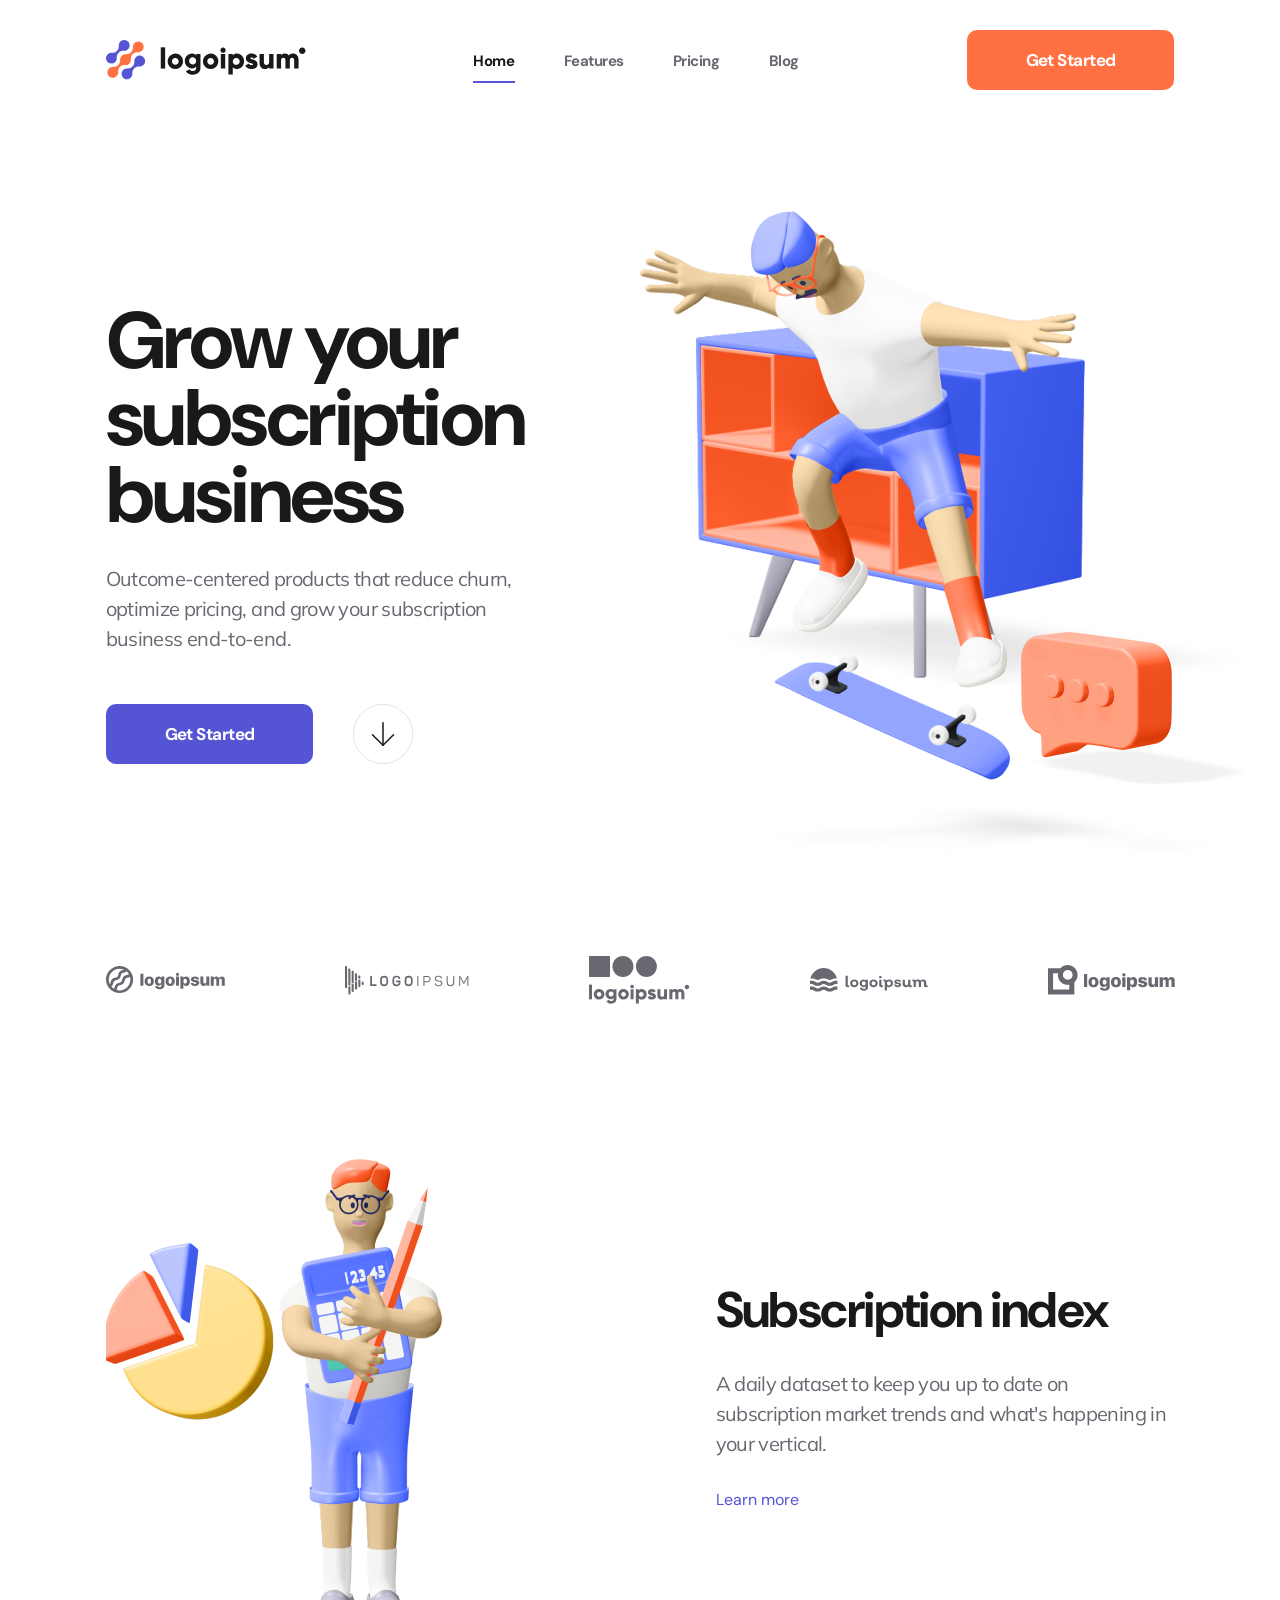
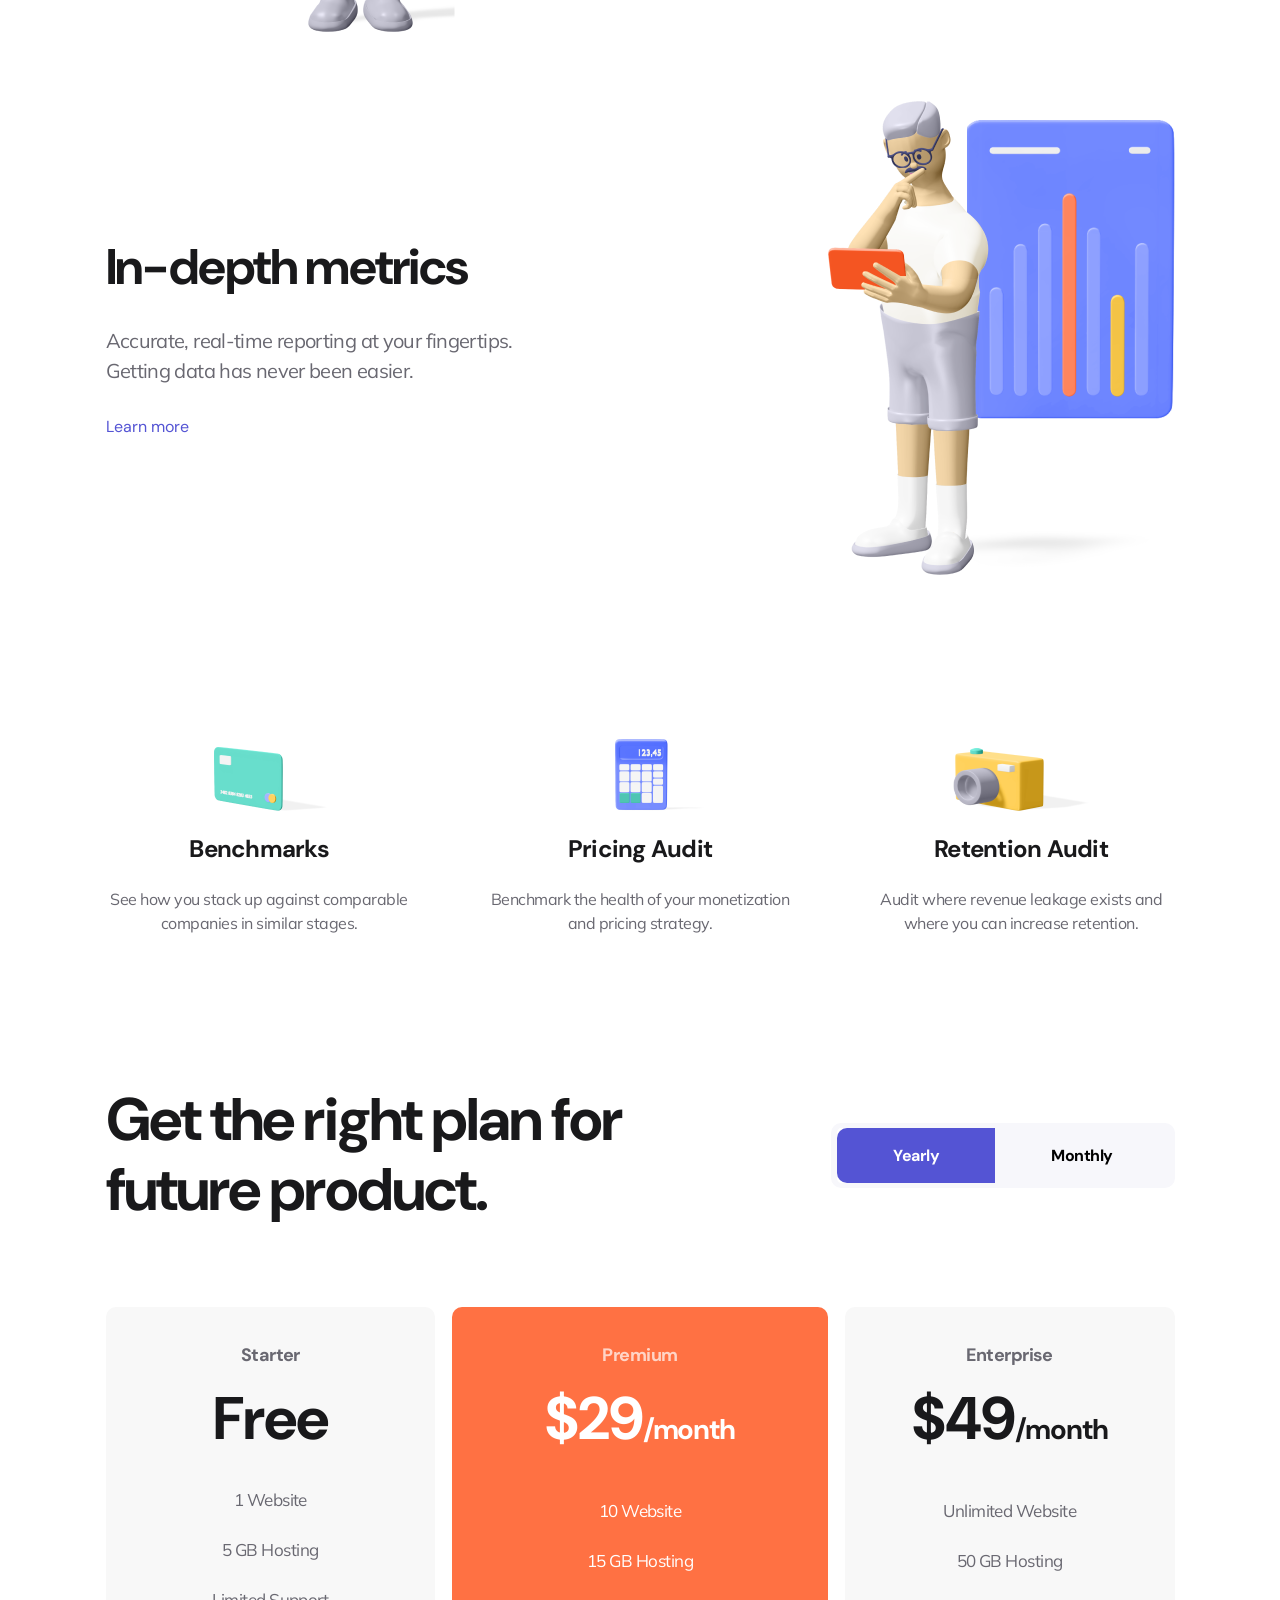
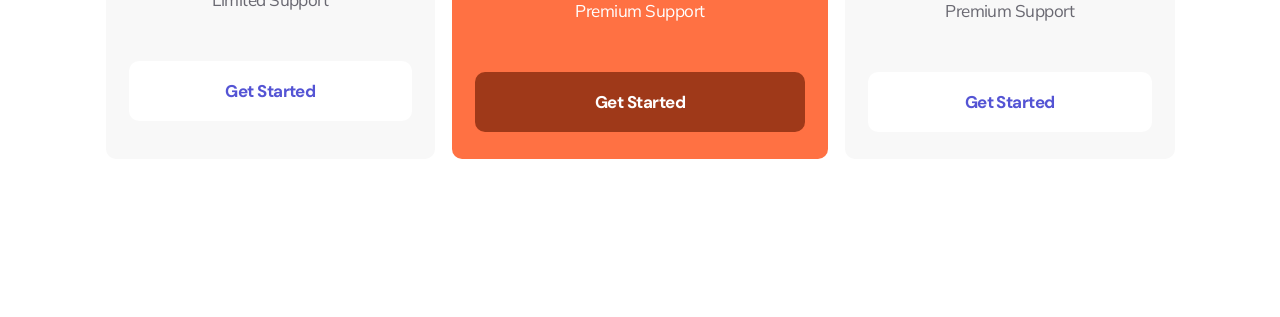
<file: index.html>
<!DOCTYPE html>
<html lang="en">
<head>
    <meta charset="UTF-8">
    <meta name="viewport" content="width=device-width, initial-scale=1.0">
    <title>logoipsum</title>
    <link rel="stylesheet" href="style.css">
    <link rel="shortcut icon" href="images/favicon 3.svg" type="image/x-icon">
    <link rel="preconnect" href="https://fonts.googleapis.com">
<link rel="preconnect" href="https://fonts.gstatic.com" crossorigin>
<link href="https://fonts.googleapis.com/css2?family=DM+Sans:ital,opsz,wght@0,9..40,100..1000;1,9..40,100..1000&family=Mulish:ital,wght@0,200..1000;1,200..1000&display=swap" rel="stylesheet">
</head>
<body>
    <header class="Hat">
        <div class="header__container">
            <nav class="header__nav">
                <img src="images/Logo ipsum.svg" alt="logoipsum">
                <ul class="header__list">
                    <li class="header__list-item">
                        <a class="header__list-link active" href="/">Home</a>
                    </li>
                    <li class="header__list-item">
                        <a class="header__list-link" href="/">Features</a>
                    </li>
                    <li class="header__list-item">
                        <a class="header__list-link" href="/">Pricing</a>
                    </li>
                    <li class="header__list-item">
                        <a class="header__list-link" href="/">Blog</a>
                    </li>
                </ul>
                <a class="header__button" href="sign/sign up.html">Get Started</a>
            </nav>
        </div>
    </header>
    <main>
        <section class="hero">
            <div class="hero__container">
                <div class="hero__content">
                    <div class="hero__text">
                        <h1 class="hero__title">Grow your subscription business</h1>
                        <p class="hero__desc">Outcome-centered products that reduce churn, optimize pricing, and grow your subscription business end-to-end.</p>
                    </div>
                    <div class="hero__buttons">
                        <a href="/" class="hero__button">Get Started</a>
                        <a class="hero__scroll" href="#companies">
                            <img class="hero__scroll-image" src="images/Down Arrow.svg" alt="down arrow">
                        </a>
                    </div>
                </div>
                <img class="hero__image" src="images/Hero 3D.png" alt="hero image">
            </div>
        </section>
        <section class="companies" id="companies">
            <div class="companies__container">
                <ul class="companies__list">
                    <li class="companies__company">
                        <img src="images/logo Group/logo1.svg" alt="" class="companies__company-logo">
                    </li>
                    <li class="companies__company">
                        <img src="images/logo Group/logo2.svg" alt="" class="companies__company-logo">
                    </li>
                    <li class="companies__company">
                        <img src="images/logo Group/logo3.svg" alt="" class="companies__company-logo">
                    </li>
                    <li class="companies__company">
                        <img src="images/logo Group/logo4.svg" alt="" class="companies__company-logo">
                    </li>
                    <li class="companies__company">
                        <img src="images/logo Group/logo5.svg" alt="" class="companies__company-logo">
                    </li>
                </ul>
            </div>
        </section>
        <section class="features">
            <div class="features__container">
                <div class="feature">
                    <img class="feature__image" src="images/ subscription.png" alt="subscription">
                    <div class="feature__content">
                        <h3 class="feature__title">Subscription index</h3>
                        <p class="feature__desc">A daily dataset to keep you up to date on subscription market trends and what's happening in your vertical.</p>
                        <a class="feature__link" href="/">Learn more</a>
                    </div>
                </div>
                <div class="feature">
                    <div class="feature__content">
                        <h3 class="feature__title">In-depth metrics</h3>
                        <p class="feature__desc">Accurate, real-time reporting at your fingertips. Getting data has never been easier.</p>
                        <a class="feature__link" href="/">Learn more</a>
                    </div>
                    <img class="feature__image" src="images/metrix.png" alt="subscription">
                </div>
            </div>
        </section>
        <section class="mini-features">
            <div class="mini-features__container">
                <div class="mini-feature">
                    <header class="mini-feature__header">
                        <img src="images/cta_logo/Icon 001.png" alt="credit card" class="mini-feature__icon">
                        <h4 class="mini-feature__title">Benchmarks</h4>
                    </header>
                    <p class="mini-feature__desc">See how you stack up against comparable companies in similar stages.</p>
                </div>
                <div class="mini-feature">
                    <header class="mini-feature__header">
                        <img src="images/cta_logo/Icon 002.png" alt="credit card" class="mini-feature__icon">
                        <h4 class="mini-feature__title">Pricing Audit</h4>
                    </header>
                    <p class="mini-feature__desc">Benchmark the health of your monetization and pricing strategy.</p>
                </div>
                <div class="mini-feature">
                    <header class="mini-feature__header">
                        <img src="images/cta_logo/Icon 003.png" alt="credit card" class="mini-feature__icon">
                        <h4 class="mini-feature__title">Retention Audit</h4>
                    </header>
                    <p class="mini-feature__desc">Audit where revenue leakage exists and where you can increase retention.</p>
                </div>
            </div>
        </section>
        <section class="subscription">
            <div class="subscription__container">
                <header class="subscription__header">
                    <h2 class="subscription__title">Get the right plan for<br> future product.</h2>
                    <div class="subscription__tabs">
                        <button class="subscription__tab active">Yearly</button>
                        <button class="subscription__tab">Monthly</button>
                    </div>
                </header>
                <div class="subscription__plans">
                    <div class="subscription__plan">
                        <p class="subscription__plan-title">Starter</p>
                        <h2 class="subscription__plan-price">Free</h2>
                        <p class="subscription__plan-features">1 Website<br> 5 GB Hosting<br> Limited Support</p>
                        <a href="/" class="subscription__plan-button">Get Started</a>
                    </div>
                    <div class="subscription__plan active">
                        <p class="subscription__plan-title">Premium</p>
                        <h2 class="subscription__plan-price">$29<span>/month</span></h2>
                        <p class="subscription__plan-features">10 Website<br> 15 GB Hosting<br> Premium Support</p>
                        <a href="/" class="subscription__plan-button">Get Started</a>
                    </div>
                    <div class="subscription__plan">
                        <p class="subscription__plan-title">Enterprise</p>
                        <h2 class="subscription__plan-price">$49<span>/month</span></h2>
                        <p class="subscription__plan-features">Unlimited Website<br> 50 GB Hosting<br> Premium Support</p>
                        <a href="/" class="subscription__plan-button">Get Started</a>
                    </div>
                </div>
            </div>
        </section>
    </main>
</body>
</html>
</file>
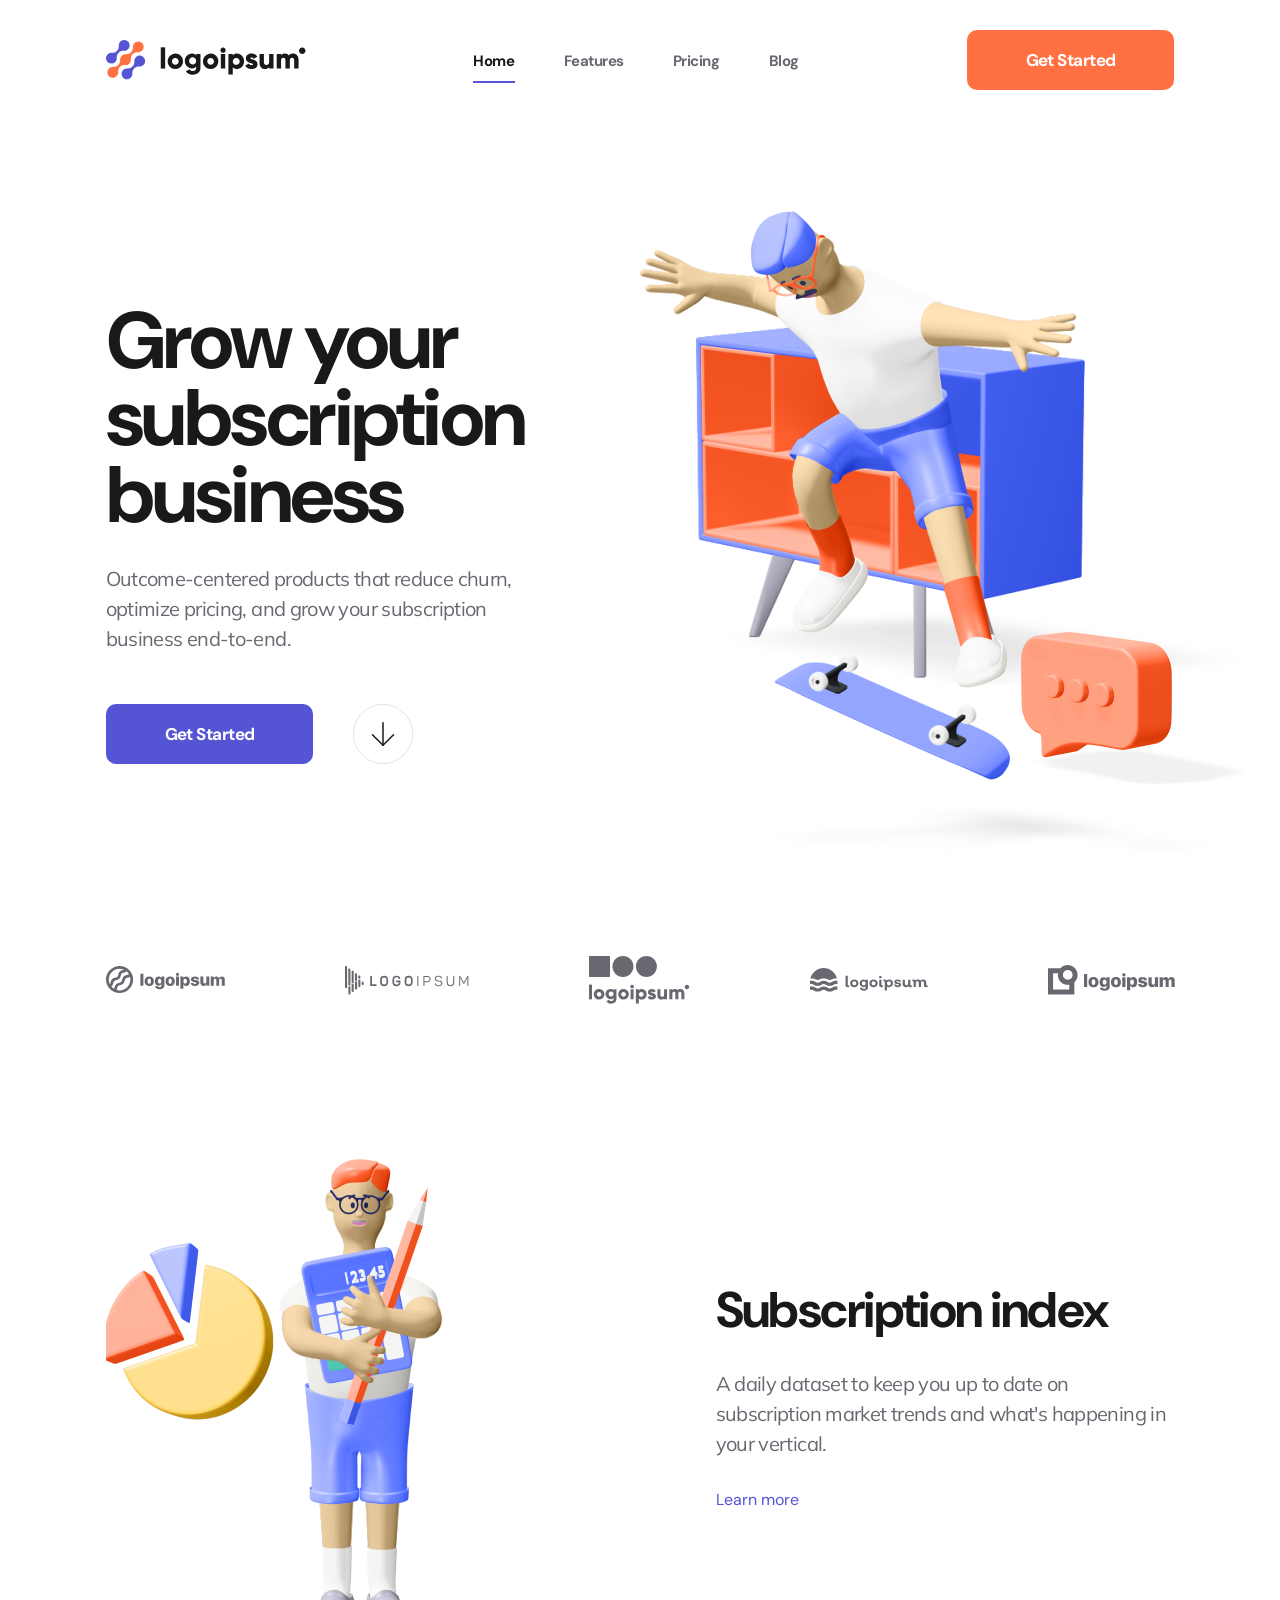
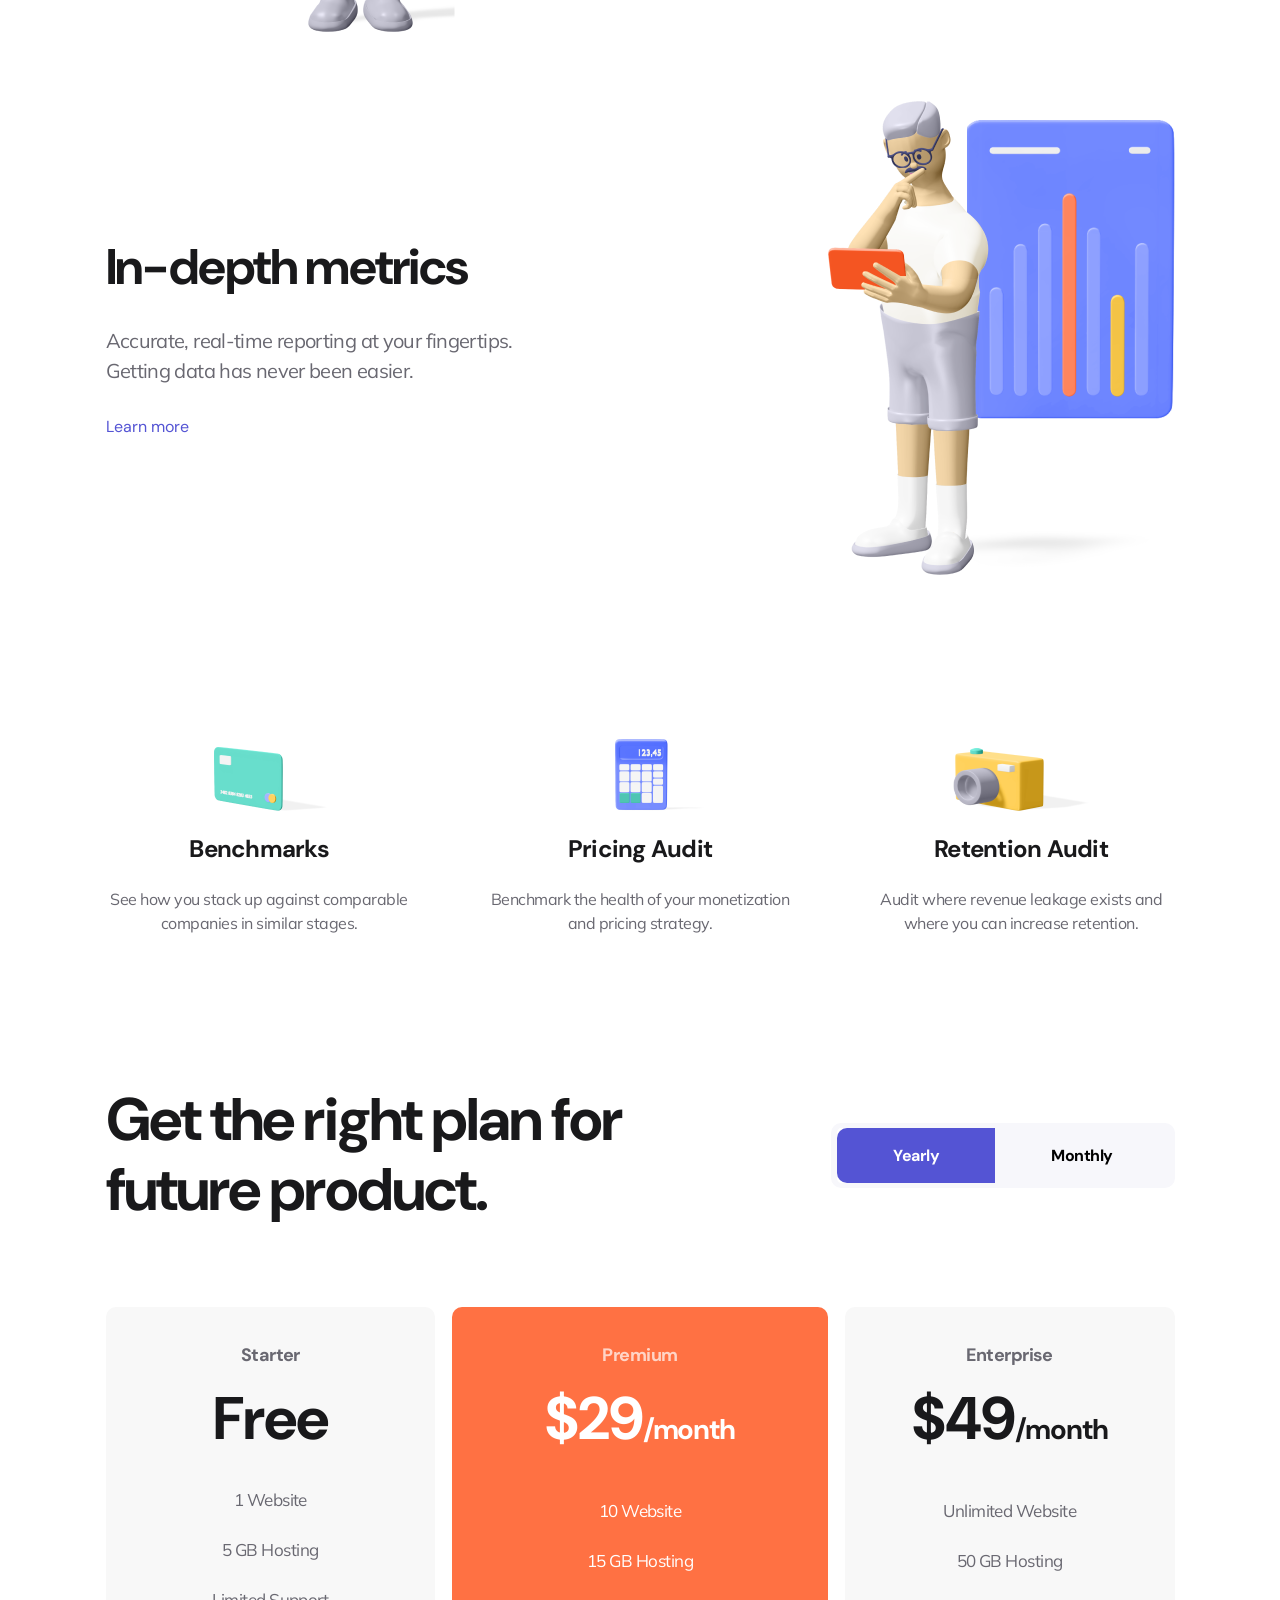
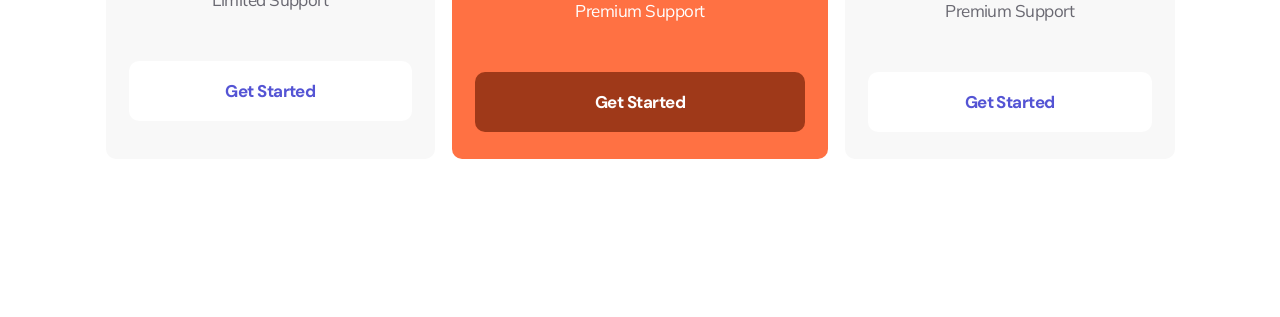
<file: main.html>
<!DOCTYPE html>
<html lang="en">
<head>
    <meta charset="UTF-8">
    <meta name="viewport" content="width=device-width, initial-scale=1.0">
    <title>logoipsum</title>
    <link rel="stylesheet" href="style.css">
    <link rel="shortcut icon" href="images/favicon 3.svg" type="image/x-icon">
    <link rel="preconnect" href="https://fonts.googleapis.com">
<link rel="preconnect" href="https://fonts.gstatic.com" crossorigin>
<link href="https://fonts.googleapis.com/css2?family=DM+Sans:ital,opsz,wght@0,9..40,100..1000;1,9..40,100..1000&family=Mulish:ital,wght@0,200..1000;1,200..1000&display=swap" rel="stylesheet">
</head>
<body>
    <header class="Hat">
        <div class="header__container">
            <nav class="header__nav">
                <img src="images/Logo ipsum.svg" alt="logoipsum">
                <ul class="header__list">
                    <li class="header__list-item">
                        <a class="header__list-link active" href="/">Home</a>
                    </li>
                    <li class="header__list-item">
                        <a class="header__list-link" href="/">Features</a>
                    </li>
                    <li class="header__list-item">
                        <a class="header__list-link" href="/">Pricing</a>
                    </li>
                    <li class="header__list-item">
                        <a class="header__list-link" href="/">Blog</a>
                    </li>
                </ul>
                <a class="header__button" href="/">Get Started</a>
            </nav>
        </div>
    </header>
    <main>
        <section class="hero">
            <div class="hero__container">
                <div class="hero__content">
                    <div class="hero__text">
                        <h1 class="hero__title">Grow your subscription business</h1>
                        <p class="hero__desc">Outcome-centered products that reduce churn, optimize pricing, and grow your subscription business end-to-end.</p>
                    </div>
                    <div class="hero__buttons">
                        <a href="/" class="hero__button">Get Started</a>
                        <a class="hero__scroll" href="#companies">
                            <img class="hero__scroll-image" src="images/Down Arrow.svg" alt="down arrow">
                        </a>
                    </div>
                </div>
                <img class="hero__image" src="images/Hero 3D.png" alt="hero image">
            </div>
        </section>
        <section class="companies" id="companies">
            <div class="companies__container">
                <ul class="companies__list">
                    <li class="companies__company">
                        <img src="images/logo Group/logo1.svg" alt="" class="companies__company-logo">
                    </li>
                    <li class="companies__company">
                        <img src="images/logo Group/logo2.svg" alt="" class="companies__company-logo">
                    </li>
                    <li class="companies__company">
                        <img src="images/logo Group/logo3.svg" alt="" class="companies__company-logo">
                    </li>
                    <li class="companies__company">
                        <img src="images/logo Group/logo4.svg" alt="" class="companies__company-logo">
                    </li>
                    <li class="companies__company">
                        <img src="images/logo Group/logo5.svg" alt="" class="companies__company-logo">
                    </li>
                </ul>
            </div>
        </section>
        <section class="features">
            <div class="features__container">
                <div class="feature">
                    <img class="feature__image" src="images/ subscription.png" alt="subscription">
                    <div class="feature__content">
                        <h3 class="feature__title">Subscription index</h3>
                        <p class="feature__desc">A daily dataset to keep you up to date on subscription market trends and what's happening in your vertical.</p>
                        <a class="feature__link" href="/">Learn more</a>
                    </div>
                </div>
                <div class="feature">
                    <div class="feature__content">
                        <h3 class="feature__title">In-depth metrics</h3>
                        <p class="feature__desc">Accurate, real-time reporting at your fingertips. Getting data has never been easier.</p>
                        <a class="feature__link" href="/">Learn more</a>
                    </div>
                    <img class="feature__image" src="images/metrix.png" alt="subscription">
                </div>
            </div>
        </section>
        <section class="mini-features">
            <div class="mini-features__container">
                <div class="mini-feature">
                    <header class="mini-feature__header">
                        <img src="images/cta_logo/Icon 001.png" alt="credit card" class="mini-feature__icon">
                        <h4 class="mini-feature__title">Benchmarks</h4>
                    </header>
                    <p class="mini-feature__desc">See how you stack up against comparable companies in similar stages.</p>
                </div>
                <div class="mini-feature">
                    <header class="mini-feature__header">
                        <img src="images/cta_logo/Icon 002.png" alt="credit card" class="mini-feature__icon">
                        <h4 class="mini-feature__title">Pricing Audit</h4>
                    </header>
                    <p class="mini-feature__desc">Benchmark the health of your monetization and pricing strategy.</p>
                </div>
                <div class="mini-feature">
                    <header class="mini-feature__header">
                        <img src="images/cta_logo/Icon 003.png" alt="credit card" class="mini-feature__icon">
                        <h4 class="mini-feature__title">Retention Audit</h4>
                    </header>
                    <p class="mini-feature__desc">Audit where revenue leakage exists and where you can increase retention.</p>
                </div>
            </div>
        </section>
        <section class="subscription">
            <div class="subscription__container">
                <header class="subscription__header">
                    <h2 class="subscription__title">Get the right plan for<br> future product.</h2>
                    <div class="subscription__tabs">
                        <button class="subscription__tab active">Yearly</button>
                        <button class="subscription__tab">Monthly</button>
                    </div>
                </header>
                <div class="subscription__plans">
                    <div class="subscription__plan">
                        <p class="subscription__plan-title">Starter</p>
                        <h2 class="subscription__plan-price">Free</h2>
                        <p class="subscription__plan-features">1 Website<br> 5 GB Hosting<br> Limited Support</p>
                        <a href="/" class="subscription__plan-button">Get Started</a>
                    </div>
                    <div class="subscription__plan active">
                        <p class="subscription__plan-title">Premium</p>
                        <h2 class="subscription__plan-price">$29<span>/month</span></h2>
                        <p class="subscription__plan-features">10 Website<br> 15 GB Hosting<br> Premium Support</p>
                        <a href="/" class="subscription__plan-button">Get Started</a>
                    </div>
                    <div class="subscription__plan">
                        <p class="subscription__plan-title">Enterprise</p>
                        <h2 class="subscription__plan-price">$49<span>/month</span></h2>
                        <p class="subscription__plan-features">Unlimited Website<br> 50 GB Hosting<br> Premium Support</p>
                        <a href="/" class="subscription__plan-button">Get Started</a>
                    </div>
                </div>
            </div>
        </section>
    </main>
</body>
</html>
</file>
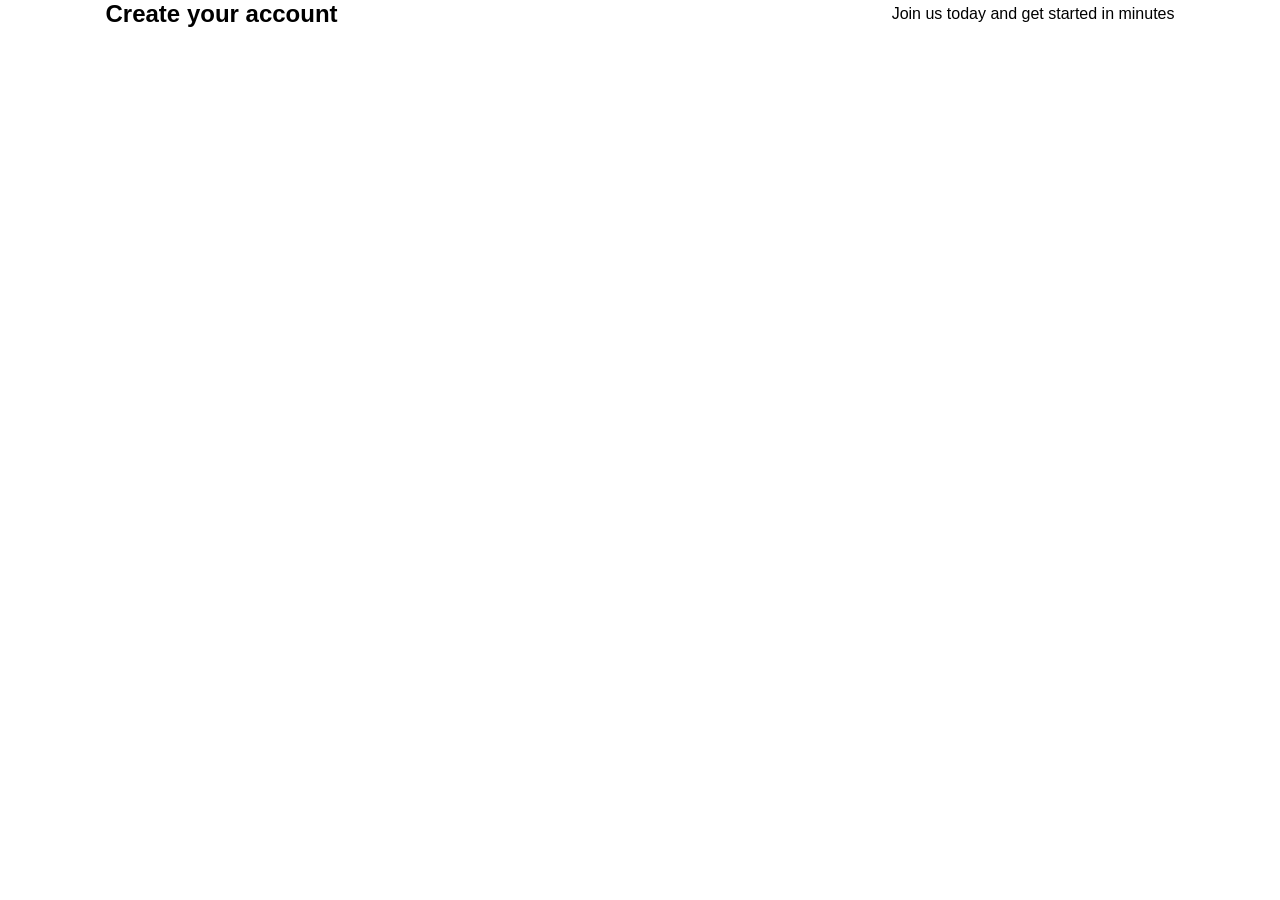
<file: sign/sign up.html>
<!DOCTYPE html>
<html lang="en">
<head>
    <meta charset="UTF-8">
    <meta name="viewport" content="width=device-width, initial-scale=1.0">
    <title>Sign up</title>
    <link rel="stylesheet" href="../style.css">
</head>
<body>
    <header class="header">
        <div class="header__container">
            <nav class="header__nav">
                <h1 class="header__title">Create your account</h1>
                <p class="header__desc">Join us today and get started in minutes</p>
            </nav>
        </div>
    </header>
</body>
</html>
</file>
<file: style.css>
:root {
    --dark: #19191B;
    --gray: #696871;
    --purple: #5454D4;
    --orange: #FF7143;
}
html {
    scroll-padding: 100px;
    scroll-behavior: smooth;
}
* {
    margin: 0;
    padding: 0;
    box-sizing: border-box;
}
body {
    font-family: 'DM Sans', sans-serif;
}
.Hat {
    position: fixed;
    width: 100%;
    background-color: white;
    z-index: 999;
    top: 0;
    padding: 30px 0;
}
[class*="__container" ] {
    max-width: 1069px;
    margin-inline: auto;
}
.header__nav {
    display: flex;
    justify-content: space-between;
    align-items: center; 
}
.header__list {
    display: flex;
    gap: 49px;
}
ul {
    list-style: none;
}
.header__list-link {
    font-weight: 700;
    font-size: 15px;
    letter-spacing: -0.47px;
    color: var(--gray);
    transition: color 0.3s;
}
.header__list-link.active {
    color: var(--dark);
    border-bottom: 2px solid var(--purple);
    padding-bottom: 10px;
}
.header__list-link:hover {
    color: var(--dark);
}
.header__button, .hero__button {
    font-weight: 700;
    font-size: 17px;
    letter-spacing: -0.55px;
    color: white;
    padding: 19px 59px;
    border-radius: 10px;
    transition: 0.3s;
}
.header__button {
    background-color: var(--orange);
}
.header__button:hover, .hero__button:hover {
    opacity: 90%; 
}
a {
    text-decoration: none; 
}
main{
    margin-top: 141px;
}

.hero {
    padding-block: 70px;
}
.hero__container {
    position: relative;
}
.hero__content {
    max-width: 423px;
    padding-block: 92px;
}
.hero__image {
    position: absolute;
    top: 0;
    right: -75px;
}
.hero__title {
    font-family: 'DM Sans', sans-serif;
    font-weight: 700;
    font-size: 80px;
    letter-spacing: -2.5px;
    line-height: 77px;
    color: var(--dark);
}
.hero__desc {
    font-family: 'Mulish', sans-serf;
    font-weight: 400;
    font-size: 20px;
    letter-spacing: -0.63px;
    line-height: 30px;
    color: var(--gray);
    margin-top: 30px;
}
.hero__buttons {
    margin-top: 50px;
    display: flex;
    gap: 40px;
}
.hero__button {
    background-color: var(--purple);
}
.hero__scroll {
    width: 60px;
    height: 60px;
    display: flex;
    align-items: center;
    justify-content: center;
    border: 1px solid #E7E7E7;
    border-radius: 100px;
}
.companies {
    padding-block: 30px;
}
.companies__list {
    display: flex;
    justify-content: space-between;
    align-items: center;
}
.features {
    padding-block: 120px;
}
.features__container {
    display: flex;
    flex-direction: column;
    gap: 69px;
}
.feature {
    display: flex;
    align-items: center;
    justify-content: space-between;
}
.feature__content {
    max-width: 459px;
    flex-direction: column;
    gap: 30px;
    max-width: 459px;
}
.feature__title {
    font-family: 'DM Sans', sans-serif;
    font-weight: 700;
    font-size: 50px;
    letter-spacing: -1.56px;
    line-height: 57px;
    color: var(--dark);
}
.feature__desc {
    font-family: 'Mulish', sans-serf;
    font-weight: 400;
    font-size: 20px;
    letter-spacing: -0.63px;
    line-height: 30px;
    color: var(--gray);
    margin-block: 30px;
}
.feature__link {
    color: var(--purple);
}
.feature__link:hover {
    text-decoration: underline;
}
.mini-features {
    padding-block: 32px;
}
.mini-features__container {
    display: grid;
    grid-template-columns: repeat(3, 1fr);
    gap: 74px;
}
.mini-feature {
    display: flex;
    flex-direction: column;
    gap: 20px;
    align-items: center;
    text-align: center;
}
.mini-feature__header {
    display: flex;
    flex-direction: column;
    gap: 7px;
}
.mini-feature__title {
    font-family: 'DM Sans', sans-serif;
    font-weight: 700;
    font-size: 24px;
    letter-spacing: -0.75px;
    line-height: 36px;
    color: var(--dark);
}
.mini-feature__desc {
    font-family: 'Mulish', sans-serf;
    font-weight: 400;
    font-size: 16px;
    letter-spacing: -0.5px;
    line-height: 24px;
    color: var(--gray);
}
.mini-feature__icon {
    height: 97px;
}
.subscription {
    padding-block: 118px 158px;
}
.subscription__container {
    display: flex;
    flex-direction: column;
    gap: 82px;
}
.subscription__header {
    display: flex;
    align-items: center;
    justify-content: space-between;
}
.subscription__title {
    font-family: 'DM Sans', sans-serif;
    font-weight: 700;
    font-size: 60px;
    letter-spacing: -1.88px;
    line-height: 70px;
    color: var(--dark);
}
.subscription__tabs {
    display: flex;
    border-block: 5px solid #F7F7FB;
    border-inline: 6px solid #F7F7FB;
    border-radius: 10px;
}
.subscription__tab {
    font-family: inherit;
    font-weight: 700;
    font-size: 16px;
    letter-spacing: -0.5px;
    border: none;
    background-color: #F7F7FB;
    padding: 17px 56px;
    cursor: pointer;
}
.subscription__tab.active {
    background-color: var(--purple);
    color: white;
    border-radius: 10px 0 0 10px;
}
.subscription__plans {
    display: grid;
    grid-template-columns: 330fr 376fr 330fr;
    gap: 17px;
}
.subscription__plan {
    padding: 34px 23px 27px;
    background-color: #F8F8F8;
    border-radius: 10px;
    text-align: center;
}
.subscription__plan-title {
    font-family: 'DM Sans', sans-serif;
    font-weight: 700;
    font-size: 18px;
    letter-spacing: -0.56px;
    line-height: 28px;
    color: var(--gray);
}
.subscription__plan-price {
    font-family: 'DM Sans', sans-serif;
    font-weight: 700;
    font-size: 60px;
    letter-spacing: -1.03px;
    line-height: 56px;
    color: var(--dark);
    margin-block: 22px 28px;
}
.subscription__plan-price > span {
    font-size: 28px;

}
.subscription__plan-features {
    font-family: 'Mulish', sans-serf;
    font-weight: 400;
    font-size: 17px;
    letter-spacing: -0.53px;
    line-height: 50px;
    color: var(--gray);
    margin-top: 28px;
}
.subscription__plan-button {
    width: 100%;
    display: flex;
    justify-content: center;
    background: white;
    padding-block: 19px;
    border-radius: 10px;
    font-family: 'DM Sans', sans-serif;
    font-weight: 700;
    font-size: 17px;
    letter-spacing: -0.53px;
    color: var(--purple);
    margin-top: 36px;
}
.subscription__plan.active {
    background-color: var(--orange);
}
.subscription__plan.active .subscription__plan-title {
    color: rgba(255, 255, 255, 70%);
}
.subscription__plan.active .subscription__plan-price, .subscription__plan.active .subscription__plan-features, .subscription__plan.active .subscription__plan-button {
    color: white;

}
.subscription__plan.active .subscription__plan-button {
    background-color: #9F3919;
    color: white;
}
</file>
